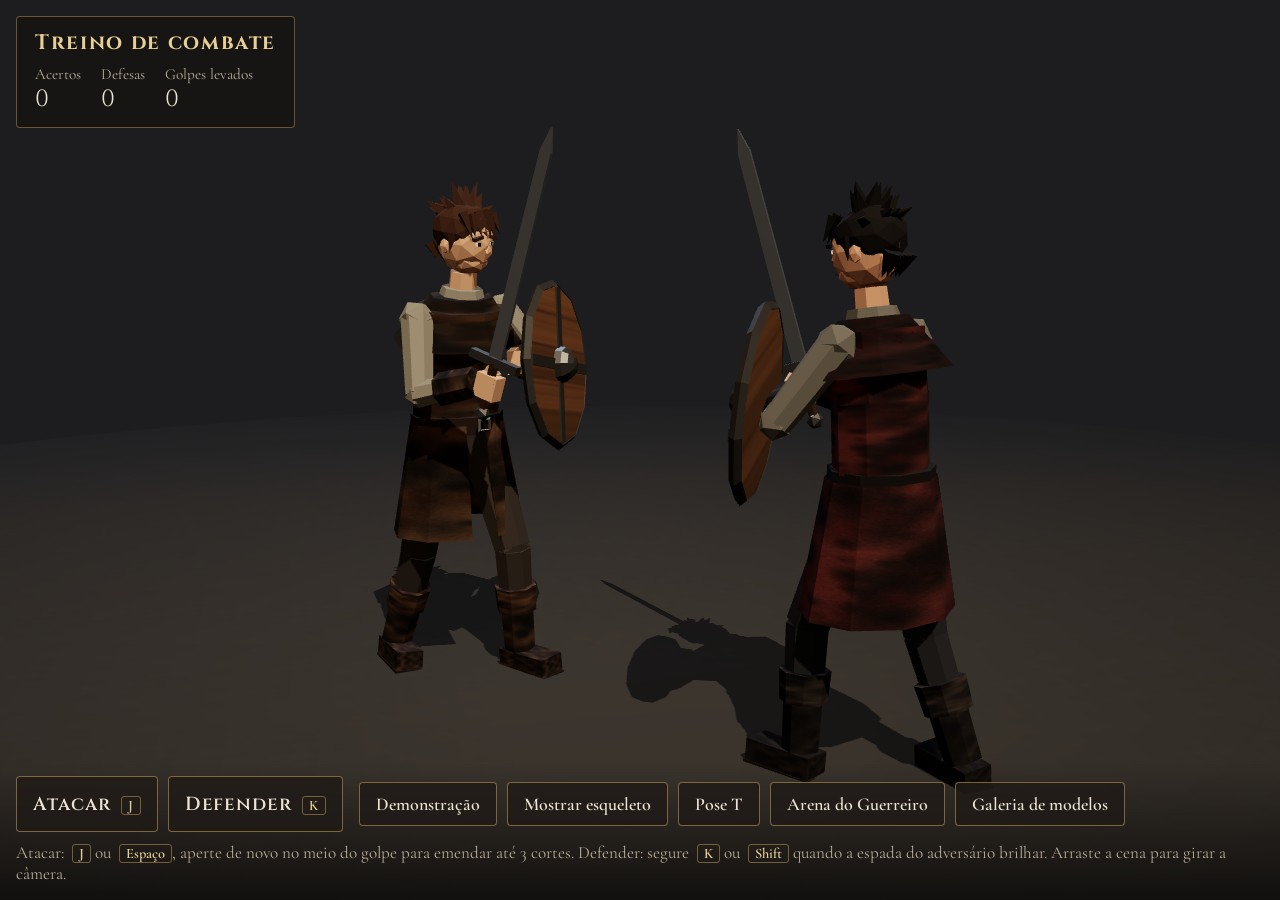
<file: combate-3d/index.html>
<!doctype html>
<html lang="pt-BR">
<head>
  <meta charset="utf-8">
  <meta name="viewport" content="width=device-width, initial-scale=1">
  <title>Treino de combate</title>
  <link rel="preconnect" href="https://fonts.googleapis.com">
  <link href="https://fonts.googleapis.com/css2?family=Cinzel:wght@500;700&family=Cormorant+Garamond:wght@500;600&display=swap" rel="stylesheet">
  <link rel="stylesheet" href="src/styles.css">
  <script type="importmap">
    {
      "imports": {
        "three": "./vendor/three/three.module.js",
        "three/addons/": "./vendor/three/addons/"
      }
    }
  </script>
</head>
<body>
  <canvas id="tela" aria-label="Cena 3D: herói de espada e escudo treinando contra um adversário"></canvas>

  <header class="hud">
    <h1 class="hud__titulo">Treino de combate</h1>
    <dl class="placar">
      <div><dt>Acertos</dt><dd id="p-acertos">0</dd></div>
      <div><dt>Defesas</dt><dd id="p-defesas">0</dd></div>
      <div><dt>Golpes levados</dt><dd id="p-sofridos">0</dd></div>
    </dl>
  </header>

  <div id="aviso" class="aviso" aria-live="polite"></div>

  <footer class="controles">
    <div class="controles__acoes">
      <button id="btn-atacar" class="btn btn--acao" type="button">Atacar <kbd>J</kbd></button>
      <button id="btn-defender" class="btn btn--acao" type="button">Defender <kbd>K</kbd></button>
    </div>
    <div class="controles__opcoes">
      <button id="btn-demo" class="btn" type="button" aria-pressed="false">Demonstração</button>
      <button id="btn-esqueleto" class="btn" type="button" aria-pressed="false">Mostrar esqueleto</button>
      <button id="btn-poseT" class="btn" type="button" aria-pressed="false">Pose T</button>
      <a class="btn btn--link" href="arena.html">Arena do Guerreiro</a>
      <a class="btn btn--link" href="galeria.html">Galeria de modelos</a>
    </div>
    <p class="dica">Atacar: <kbd>J</kbd> ou <kbd>Espaço</kbd>, aperte de novo no meio do golpe para emendar até 3 cortes.
      Defender: segure <kbd>K</kbd> ou <kbd>Shift</kbd> quando a espada do adversário brilhar.
      Arraste a cena para girar a câmera.</p>
  </footer>

  <script type="module" src="src/main.js"></script>
</body>
</html>
</file>
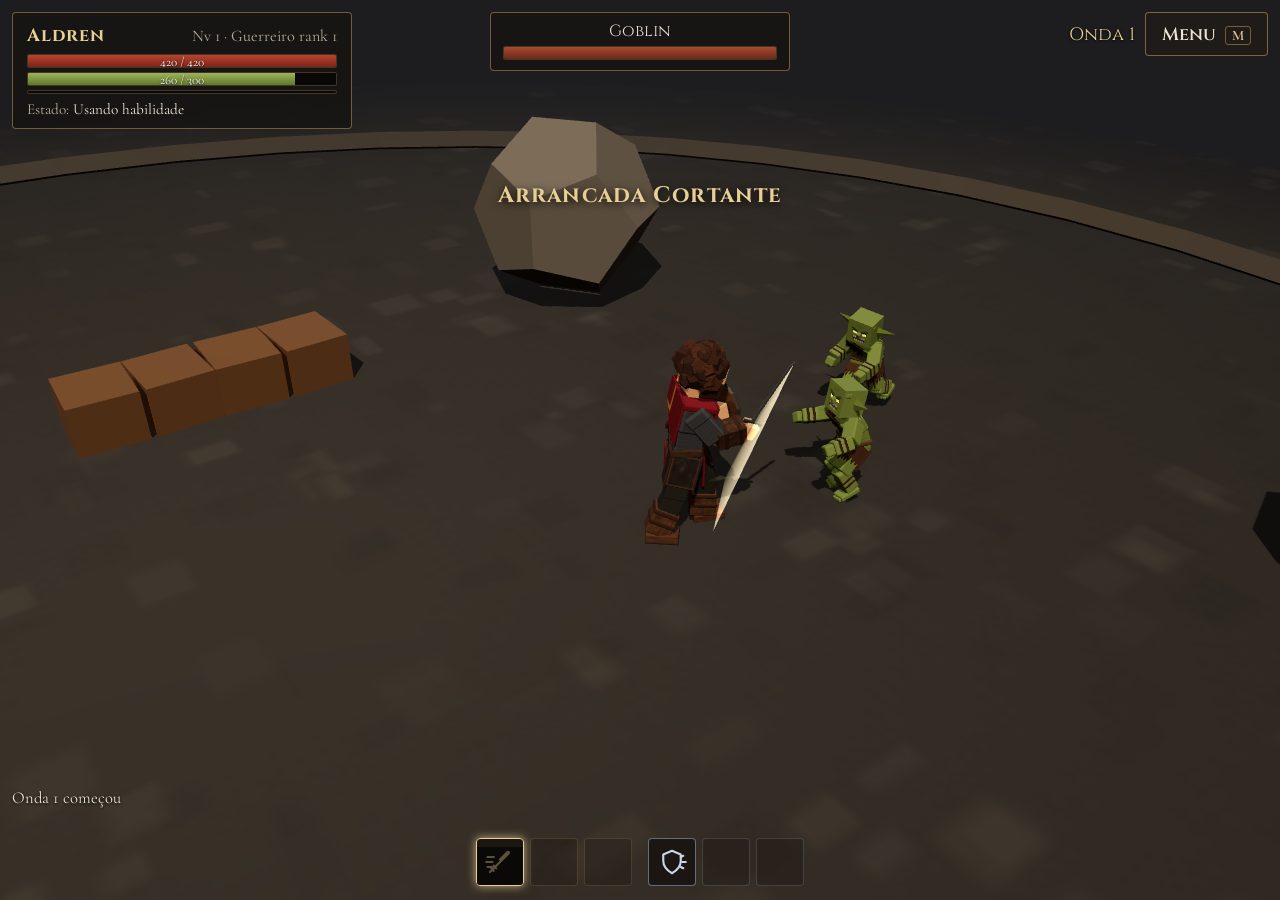
<file: combate-3d/arena.html>
<!doctype html>
<html lang="pt-BR">
<head>
  <meta charset="utf-8">
  <meta name="viewport" content="width=device-width, initial-scale=1">
  <title>Arena do Guerreiro</title>
  <link rel="preconnect" href="https://fonts.googleapis.com">
  <link href="https://fonts.googleapis.com/css2?family=Cinzel:wght@500;700&family=Cormorant+Garamond:wght@500;600&display=swap" rel="stylesheet">
  <link rel="stylesheet" href="src/styles.css">
  <link rel="stylesheet" href="src/arena/arena.css">
  <script type="importmap">
    {
      "imports": {
        "three": "./vendor/three/three.module.js",
        "three/addons/": "./vendor/three/addons/"
      }
    }
  </script>
</head>
<body class="arena">
  <canvas id="tela" aria-label="Arena 3D: o Guerreiro luta sozinho contra monstros"></canvas>
  <div id="camada" class="camada" aria-hidden="true"></div>

  <!-- HUD de combate -->
  <section id="h-painel" class="painel-heroi" aria-label="Situação do Guerreiro">
    <div class="painel-heroi__topo"><b id="h-nome">Guerreiro</b><span id="h-nivel"></span></div>
    <div class="barra barra--vida" title="Vida"><div id="h-vida" class="barra__fill"></div><span id="h-vida-txt" class="barra__txt"></span></div>
    <div class="barra barra--stamina" title="Stamina"><div id="h-stamina" class="barra__fill"></div><span id="h-stamina-txt" class="barra__txt"></span></div>
    <div class="barra barra--xp" title="Experiência"><div id="h-xp" class="barra__fill"></div></div>
    <p class="painel-heroi__estado">Estado: <span id="h-estado">-</span></p>
  </section>

  <section id="h-alvo" class="painel-alvo" aria-label="Alvo atual" hidden>
    <span id="h-alvo-nome"></span>
    <div class="barra barra--alvo"><div id="h-alvo-vida" class="barra__fill"></div></div>
  </section>

  <div class="topo-direita">
    <span id="h-onda" class="onda">Onda 1</span>
    <button id="btn-menu" class="btn btn--menu" type="button">Menu <kbd>M</kbd></button>
  </div>

  <div id="h-aviso" class="aviso-arena" aria-live="polite"></div>
  <div id="h-perfeito" class="indicador-perfeito" aria-hidden="true">Defesa perfeita</div>
  <ul id="h-log" class="log-combate" aria-live="polite"></ul>
  <div id="h-habs" class="barra-habs" aria-label="Habilidades equipadas"></div>

  <!-- Menu -->
  <div id="menu" class="menu-arena" hidden>
    <nav id="menu-nav" class="menu-nav" aria-label="Menu principal"></nav>
    <section id="menu-conteudo" class="menu-conteudo" aria-live="polite"></section>
    <button id="menu-fechar" class="btn menu-fechar" type="button" aria-label="Fechar menu">Voltar ao combate</button>
  </div>

  <script type="module" src="src/arena/arena.js"></script>
</body>
</html>
</file>
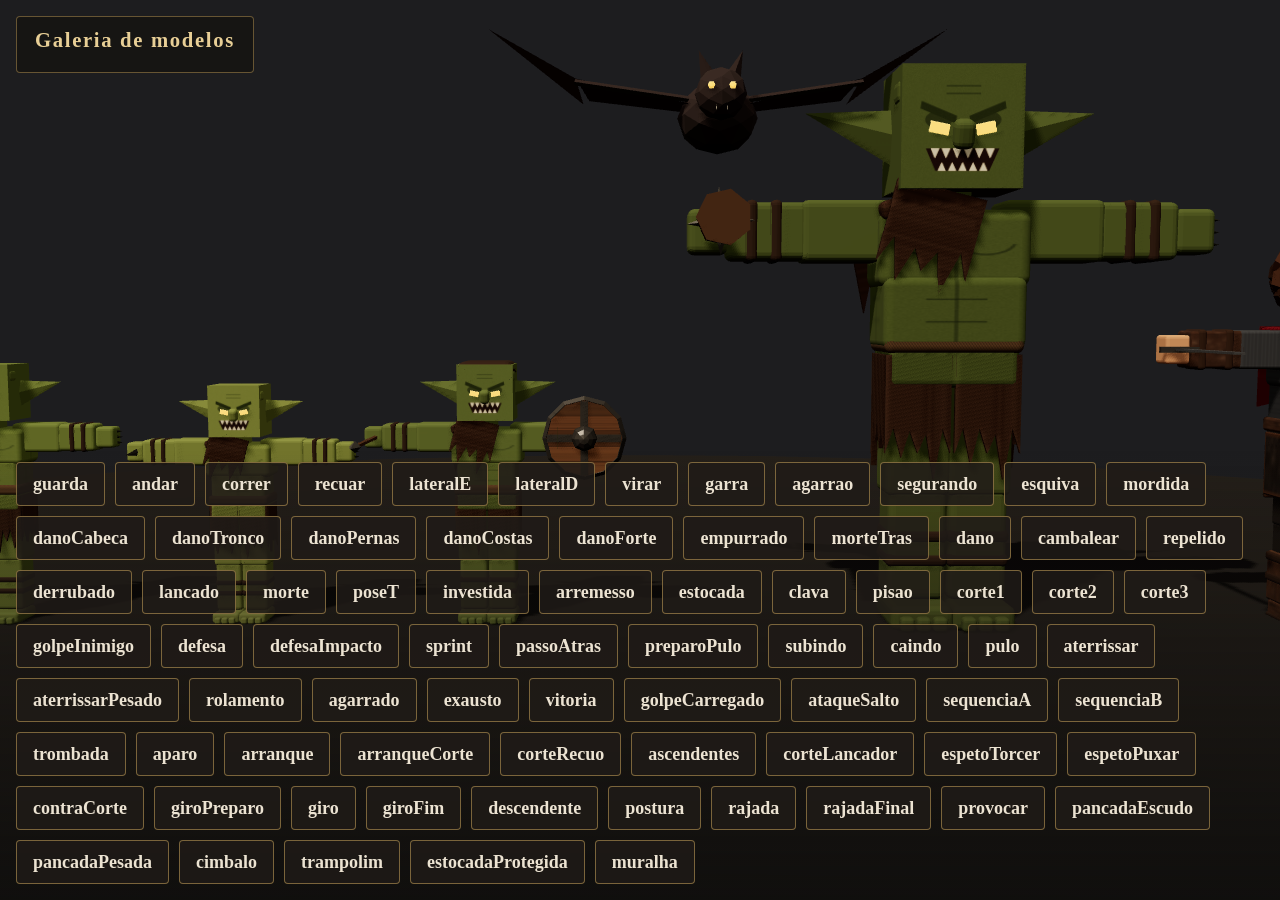
<file: combate-3d/galeria.html>
<!doctype html>
<html lang="pt-BR">
<head>
  <meta charset="utf-8">
  <meta name="viewport" content="width=device-width, initial-scale=1">
  <title>Galeria de modelos</title>
  <link rel="stylesheet" href="src/styles.css">
  <script type="importmap">
    { "imports": { "three": "./vendor/three/three.module.js", "three/addons/": "./vendor/three/addons/" } }
  </script>
</head>
<body>
  <canvas id="tela" aria-label="Galeria dos modelos 3D"></canvas>
  <header class="hud"><h1 class="hud__titulo">Galeria de modelos</h1></header>
  <footer class="controles">
    <div class="controles__opcoes" id="botoes"></div>
  </footer>
  <script type="module" src="src/arena/galeria.js"></script>
</body>
</html>
</file>
<file: combate-3d/src/styles.css>
:root {
  --fundo: #1d1d1f;
  --painel: rgba(20, 18, 16, 0.72);
  --ouro: #c9a45c;
  --ouro-claro: #e8cf96;
  --texto: #ece3d2;
  --texto-suave: #b9ad98;
  --bom: #f1d27a;
  --ruim: #ff7a5c;
  --fonte-titulo: 'Cinzel', Georgia, serif;
  --fonte-texto: 'Cormorant Garamond', Georgia, serif;
}

* { box-sizing: border-box; }

html, body {
  margin: 0;
  height: 100%;
  background: var(--fundo);
  color: var(--texto);
  font-family: var(--fonte-texto);
  font-size: 18px;
  overflow: hidden;
}

#tela {
  position: fixed;
  inset: 0;
  width: 100%;
  height: 100%;
  display: block;
  touch-action: none;
}

.hud {
  position: fixed;
  top: 16px;
  left: 16px;
  padding: 12px 18px;
  background: var(--painel);
  border: 1px solid rgba(201, 164, 92, 0.45);
  border-radius: 4px;
  pointer-events: none;
}

.hud__titulo {
  margin: 0 0 8px;
  font-family: var(--fonte-titulo);
  font-size: 1.15rem;
  letter-spacing: 0.08em;
  color: var(--ouro-claro);
}

.placar {
  display: flex;
  gap: 20px;
  margin: 0;
}

.placar dt {
  font-size: 0.85rem;
  color: var(--texto-suave);
}

.placar dd {
  margin: 0;
  font-family: var(--fonte-titulo);
  font-size: 1.3rem;
  color: var(--texto);
}

.aviso {
  position: fixed;
  top: 22%;
  left: 50%;
  transform: translate(-50%, 0) scale(0.9);
  font-family: var(--fonte-titulo);
  font-size: 1.8rem;
  letter-spacing: 0.06em;
  text-shadow: 0 2px 8px rgba(0, 0, 0, 0.8);
  opacity: 0;
  pointer-events: none;
  transition: opacity 0.25s, transform 0.25s;
}

.aviso--ativo { opacity: 1; transform: translate(-50%, -8px) scale(1); transition: none; }
.aviso--bom { color: var(--bom); }
.aviso--ruim { color: var(--ruim); }
.aviso--neutro { color: var(--texto-suave); }

.controles {
  position: fixed;
  left: 0;
  right: 0;
  bottom: 0;
  padding: 12px 16px 16px;
  display: flex;
  flex-wrap: wrap;
  align-items: center;
  gap: 10px 16px;
  background: linear-gradient(to top, rgba(15, 14, 13, 0.92), rgba(15, 14, 13, 0));
}

.controles__acoes,
.controles__opcoes {
  display: flex;
  gap: 10px;
  flex-wrap: wrap;
}

.btn {
  min-height: 44px;
  min-width: 44px;
  padding: 8px 16px;
  font: 600 1rem var(--fonte-texto);
  color: var(--texto);
  background: rgba(32, 28, 24, 0.85);
  border: 1px solid rgba(201, 164, 92, 0.55);
  border-radius: 4px;
  cursor: pointer;
  user-select: none;
  -webkit-user-select: none;
  touch-action: none;
}

.btn:hover { border-color: var(--ouro-claro); }
.btn--link { display: inline-flex; align-items: center; text-decoration: none; }
.btn:focus-visible { outline: 2px solid var(--ouro-claro); outline-offset: 2px; }
.btn:active, .btn[aria-pressed='true'] { background: rgba(201, 164, 92, 0.28); border-color: var(--ouro-claro); }

.btn--acao {
  min-width: 140px;
  min-height: 56px;
  font-family: var(--fonte-titulo);
  font-size: 1.05rem;
  letter-spacing: 0.05em;
}

kbd {
  display: inline-block;
  padding: 0 6px;
  margin-left: 4px;
  font: 600 0.8rem var(--fonte-texto);
  color: var(--ouro-claro);
  border: 1px solid rgba(201, 164, 92, 0.5);
  border-radius: 3px;
}

.dica {
  flex: 1 1 320px;
  margin: 0;
  font-size: 0.95rem;
  color: var(--texto-suave);
}

/* Na pose T não há combate: some com os botões de ação e o placar. */
.pose-t .controles__acoes,
.pose-t .placar,
.pose-t .dica { display: none; }

@media (max-width: 640px) {
  html, body { font-size: 16px; }
  .hud { top: 8px; left: 8px; right: 8px; padding: 8px 12px; }
  .placar { gap: 14px; }
  .dica { display: none; }
  .controles__acoes { width: 100%; }
  .btn--acao { flex: 1; }
}
</file>
<file: combate-3d/src/arena/arena.css>
/* Arena: HUD discreta e menu medieval (escuro, molduras douradas, pergaminho sutil). */
.arena { --pergaminho: rgba(28, 24, 20, 0.9); --borda: rgba(201, 164, 92, 0.5); }

.camada { position: fixed; inset: 0; pointer-events: none; overflow: hidden; }
.numero {
  position: absolute; left: 0; top: 0;
  font: 700 1.05rem var(--fonte-titulo);
  text-shadow: 0 1px 3px #000, 0 0 6px #000;
  white-space: nowrap;
}
.numero--dano { color: #f3e7cf; }
.numero--critico { color: #ffc95c; font-size: 1.25rem; }
.numero--bloqueado { color: #a7a29a; font-size: 0.9rem; }
.numero--sofrido { color: #ff7a5c; }
.numero--info { color: var(--ouro-claro); font-size: 0.9rem; }

/* Painel do herói */
.painel-heroi {
  position: fixed; top: 12px; left: 12px; width: min(340px, calc(100vw - 24px));
  padding: 10px 14px; background: var(--painel); border: 1px solid var(--borda); border-radius: 4px;
  pointer-events: none;
}
.painel-heroi__topo { display: flex; justify-content: space-between; align-items: baseline; gap: 8px; margin-bottom: 6px; }
.painel-heroi__topo b { font-family: var(--fonte-titulo); color: var(--ouro-claro); letter-spacing: 0.05em; }
.painel-heroi__topo span { font-size: 0.9rem; color: var(--texto-suave); }
.painel-heroi__estado { margin: 6px 0 0; font-size: 0.85rem; color: var(--texto-suave); }
.painel-heroi__estado span { color: var(--texto); }
.painel-heroi.critico { animation: pulsar 0.9s infinite; }
@keyframes pulsar { 50% { border-color: #ff6a4a; box-shadow: 0 0 14px rgba(255, 80, 50, 0.45); } }

.barra { position: relative; height: 14px; margin: 4px 0; background: rgba(0, 0, 0, 0.55); border: 1px solid rgba(201, 164, 92, 0.3); border-radius: 2px; overflow: hidden; }
.barra__fill { height: 100%; width: 100%; transition: width 0.12s linear; }
.barra__txt { position: absolute; inset: 0; font-size: 0.72rem; line-height: 14px; text-align: center; color: #fff; text-shadow: 0 1px 2px #000; }
.barra--vida .barra__fill { background: linear-gradient(#b8432f, #7d2418); }
.barra--stamina .barra__fill { background: linear-gradient(#9fb35a, #5d7a2a); }
.barra__fill--exausto { background: linear-gradient(#8a7a5a, #5a4d37) !important; }
.barra--xp { height: 4px; }
.barra--xp .barra__fill { background: var(--ouro); }
.barra--alvo .barra__fill { background: linear-gradient(#a8492f, #6a2a1a); }

.painel-alvo {
  position: fixed; top: 12px; left: 50%; transform: translateX(-50%); width: min(300px, 46vw);
  text-align: center; padding: 6px 12px; background: var(--painel); border: 1px solid var(--borda); border-radius: 4px; pointer-events: none;
}
.painel-alvo span { font-family: var(--fonte-titulo); font-size: 0.9rem; color: var(--texto); }

.topo-direita { position: fixed; top: 12px; right: 12px; display: flex; gap: 10px; align-items: center; }
.onda { font-family: var(--fonte-titulo); color: var(--ouro-claro); text-shadow: 0 1px 3px #000; }
.btn--menu { font-family: var(--fonte-titulo); }

.aviso-arena {
  position: fixed; top: 20%; left: 50%; transform: translate(-50%, 6px);
  font: 700 1.5rem var(--fonte-titulo); letter-spacing: 0.05em; text-shadow: 0 2px 8px #000;
  opacity: 0; transition: opacity 0.3s, transform 0.3s; pointer-events: none; text-align: center; max-width: 90vw;
}
.aviso-arena--ativo { opacity: 1; transform: translate(-50%, 0); }
.aviso-arena--hab { color: var(--ouro-claro); font-size: 1.25rem; }
.aviso-arena--bom { color: #f1d27a; }
.aviso-arena--ruim { color: #ff8a6a; }
.aviso-arena--info { color: var(--texto); }

.indicador-perfeito {
  position: fixed; top: 30%; left: 50%; transform: translate(-50%, 0) scale(0.8);
  font: 700 1.6rem var(--fonte-titulo); color: #fff4d0; letter-spacing: 0.12em;
  text-shadow: 0 0 12px rgba(255, 220, 140, 0.9), 0 2px 6px #000; opacity: 0; pointer-events: none;
}
.indicador-perfeito.ativo { animation: perfeito 0.9s ease-out; }
@keyframes perfeito { 0% { opacity: 1; transform: translate(-50%, 0) scale(1.15); } 100% { opacity: 0; transform: translate(-50%, -14px) scale(1); } }

.log-combate { position: fixed; left: 12px; bottom: 92px; margin: 0; padding: 0; list-style: none; font-size: 0.92rem; color: var(--texto-suave); text-shadow: 0 1px 3px #000; pointer-events: none; }
.log-combate li:first-child { color: var(--texto); }

.barra-habs { position: fixed; left: 50%; bottom: 14px; transform: translateX(-50%); display: flex; gap: 6px; pointer-events: none; }
.hab {
  position: relative; width: 48px; height: 48px; display: grid; place-items: center;
  background: rgba(24, 20, 17, 0.88); border: 1px solid var(--borda); border-radius: 4px; color: var(--ouro-claro); overflow: hidden;
}
.hab svg { width: 30px; height: 30px; }
.hab--escudo { border-color: rgba(159, 180, 214, 0.55); color: #c9d6ea; }
.hab:nth-child(3) { margin-right: 10px; }
.hab--vazia { opacity: 0.35; }
.hab--sem-stamina { opacity: 0.45; }
.hab--usando { box-shadow: 0 0 10px rgba(232, 207, 150, 0.8); border-color: var(--ouro-claro); }
.hab__recarga { position: absolute; left: 0; right: 0; bottom: 0; background: rgba(0, 0, 0, 0.6); }

/* Menu */
.menu-aberto .painel-alvo, .menu-aberto .barra-habs, .menu-aberto .log-combate, .menu-aberto .aviso-arena { display: none; }
.menu-arena {
  position: fixed; inset: 0; display: grid; grid-template-columns: 230px minmax(0, 560px); justify-content: end; gap: 0;
  background: linear-gradient(90deg, rgba(10, 9, 8, 0) 0%, rgba(10, 9, 8, 0.15) 35%, rgba(10, 9, 8, 0.85) 60%);
}
.menu-arena[hidden] { display: none; }
.menu-nav {
  display: flex; flex-direction: column; gap: 4px; padding: 80px 10px 20px; align-self: start;
}
.menu-nav__item {
  min-height: 44px; padding: 8px 14px; text-align: left; font: 600 1.05rem var(--fonte-titulo); letter-spacing: 0.04em;
  color: var(--texto); background: rgba(24, 20, 17, 0.85); border: 1px solid rgba(201, 164, 92, 0.25); border-radius: 3px; cursor: pointer;
}
.menu-nav__item:hover, .menu-nav__item:focus-visible { border-color: var(--ouro-claro); outline: none; }
.menu-nav__item[aria-current='page'] { color: #1c160f; background: linear-gradient(#e8cf96, #b58f4c); border-color: var(--ouro-claro); }
.menu-conteudo {
  height: 100vh; overflow-y: auto; padding: 24px 24px 90px;
  background:
    radial-gradient(ellipse at top, rgba(201, 164, 92, 0.07), transparent 60%),
    repeating-linear-gradient(0deg, rgba(255, 255, 255, 0.012) 0 2px, transparent 2px 4px),
    var(--pergaminho);
  border-left: 1px solid var(--borda); box-shadow: -10px 0 30px rgba(0, 0, 0, 0.5);
}
.menu-fechar { position: fixed; right: 16px; bottom: 16px; display: none; } /* no computador, "Continuar" já fecha */
.menu-titulo { margin: 0 0 4px; font-family: var(--fonte-titulo); color: var(--ouro-claro); letter-spacing: 0.06em; border-bottom: 1px solid var(--borda); padding-bottom: 6px; }
.menu-titulo--menor { font-size: 1.05rem; margin-top: 22px; }
.menu-sub { margin: 6px 0 14px; color: var(--texto-suave); }
.menu-dica { color: var(--texto-suave); font-style: italic; font-size: 0.95rem; }
.stat-barra { display: grid; grid-template-columns: 70px 1fr 110px; align-items: center; gap: 8px; margin: 4px 0; font-size: 0.95rem; }
.stat-barra b { text-align: right; font-weight: 600; }
.stat-barra--vida .barra__fill { background: linear-gradient(#b8432f, #7d2418); }
.stat-barra--stamina .barra__fill { background: linear-gradient(#9fb35a, #5d7a2a); }
.stat-barra--xp .barra__fill { background: var(--ouro); }
.atributos { display: grid; grid-template-columns: 1fr 1fr; gap: 8px; margin: 16px 0; }
.atributos div { display: grid; grid-template-columns: 26px 1fr auto; align-items: center; gap: 8px; padding: 8px 10px; background: rgba(0, 0, 0, 0.25); border: 1px solid rgba(201, 164, 92, 0.18); border-radius: 3px; }
.atributos svg { width: 22px; height: 22px; color: var(--ouro); }
.atributos dt { color: var(--texto-suave); font-size: 0.92rem; }
.atributos dd { margin: 0; font-family: var(--fonte-titulo); }

.slots-equip { display: grid; grid-template-columns: repeat(4, 1fr); gap: 6px; margin: 12px 0; }
.slot-equip { min-height: 56px; padding: 6px 8px; text-align: left; color: var(--texto); background: rgba(0, 0, 0, 0.3); border: 1px solid rgba(201, 164, 92, 0.25); border-radius: 3px; cursor: pointer; font: inherit; }
.slot-equip small { display: block; color: var(--texto-suave); font-size: 0.78rem; }
.slot-equip span { font-size: 0.92rem; }
.slot-equip--sel { border-color: var(--ouro-claro); box-shadow: inset 0 0 0 1px var(--ouro-claro); }
.lista-itens { display: flex; flex-direction: column; gap: 6px; }
.item { display: flex; justify-content: space-between; gap: 10px; align-items: center; padding: 10px 12px; background: rgba(0, 0, 0, 0.25); border: 1px solid rgba(201, 164, 92, 0.18); border-radius: 3px; }
.item p { margin: 4px 0 0; font-size: 0.92rem; color: var(--texto-suave); }
.item small { color: var(--texto-suave); }
.item--equipado { border-color: var(--ouro); background: rgba(201, 164, 92, 0.1); }
.item__acoes { display: flex; gap: 6px; flex-shrink: 0; margin-top: 8px; }
.item__acoes--wrap { flex-wrap: wrap; }
.mais { color: #a9d277; margin-right: 6px; }
.menos { color: #ff8a6a; margin-right: 6px; }
.btn--ouro { border-color: var(--ouro-claro); color: var(--ouro-claro); }
.btn--perigo { border-color: #ff6a4a; color: #ffb4a0; }
.btn--mini { min-width: 44px; padding: 4px; }
.btn:disabled { opacity: 0.45; cursor: not-allowed; }

.abas { display: flex; gap: 4px; margin: 6px 0 12px; }
.aba { flex: 1; min-height: 44px; font: 600 1rem var(--fonte-titulo); color: var(--texto-suave); background: rgba(0, 0, 0, 0.3); border: 1px solid rgba(201, 164, 92, 0.25); border-radius: 3px 3px 0 0; cursor: pointer; }
.aba[aria-selected='true'] { color: var(--ouro-claro); border-color: var(--ouro-claro); background: rgba(201, 164, 92, 0.12); }
.slots-hab { display: flex; gap: 6px; flex-wrap: wrap; margin-bottom: 12px; align-items: center; }
.slot-hab { display: flex; align-items: center; gap: 6px; min-height: 44px; padding: 4px 10px; color: var(--ouro-claro); background: rgba(201, 164, 92, 0.1); border: 1px solid var(--ouro); border-radius: 3px; font: inherit; cursor: pointer; }
.slot-hab svg { width: 22px; height: 22px; }
.slot-hab span { color: var(--texto); font-size: 0.92rem; }
.slot-hab--vazio { border-style: dashed; background: none; }
.grade-hab { display: grid; grid-template-columns: repeat(auto-fill, minmax(150px, 1fr)); gap: 6px; }
.card-hab { display: grid; grid-template-columns: 30px 1fr; grid-template-rows: auto auto auto; column-gap: 8px; text-align: left; min-height: 72px; padding: 8px; color: var(--texto); background: rgba(0, 0, 0, 0.28); border: 1px solid rgba(201, 164, 92, 0.2); border-radius: 3px; font: inherit; cursor: pointer; }
.card-hab svg { grid-row: 1 / 4; width: 28px; height: 28px; color: var(--ouro); }
.card-hab__nome { font-weight: 600; line-height: 1.1; }
.card-hab small { color: var(--texto-suave); font-size: 0.78rem; }
.card-hab em { font-size: 0.8rem; font-style: normal; color: var(--texto-suave); }
.card-hab--bloqueada { opacity: 0.55; }
.card-hab--disponivel em { color: #f1d27a; }
.card-hab--aprendida em { color: #a9d277; }
.card-hab--equipada { border-color: var(--ouro); background: rgba(201, 164, 92, 0.12); }
.card-hab--equipada em { color: var(--ouro-claro); }
.card-hab--sel { box-shadow: inset 0 0 0 2px var(--ouro-claro); }
.detalhe-hab { margin-top: 14px; padding: 12px 14px; background: rgba(0, 0, 0, 0.3); border: 1px solid var(--borda); border-radius: 3px; }
.detalhe-hab h3 { display: flex; align-items: center; gap: 8px; margin: 0 0 6px; font-family: var(--fonte-titulo); color: var(--ouro-claro); }
.detalhe-hab h3 svg { width: 26px; height: 26px; }
.detalhe-hab h3 small { font-family: var(--fonte-texto); color: var(--texto-suave); font-size: 0.85rem; }
.ficha { display: grid; grid-template-columns: 1fr 1fr; gap: 4px 14px; margin: 10px 0; font-size: 0.92rem; }
.ficha div { display: flex; justify-content: space-between; border-bottom: 1px dotted rgba(201, 164, 92, 0.2); }
.ficha dt { color: var(--texto-suave); }
.ficha dd { margin: 0; text-align: right; }
.aviso-req { color: #ff9a7a; }

.perfis { display: grid; grid-template-columns: 1fr 1fr; gap: 6px; margin-bottom: 14px; }
.perfil { min-height: 64px; padding: 8px 10px; text-align: left; color: var(--texto); background: rgba(0, 0, 0, 0.28); border: 1px solid rgba(201, 164, 92, 0.25); border-radius: 3px; font: inherit; cursor: pointer; }
.perfil b { display: block; font-family: var(--fonte-titulo); color: var(--ouro-claro); }
.perfil small { color: var(--texto-suave); font-size: 0.85rem; }
.perfil--sel { border-color: var(--ouro-claro); background: rgba(201, 164, 92, 0.14); }
.prefs { display: flex; flex-direction: column; gap: 12px; }
.pref label { display: flex; justify-content: space-between; font-weight: 600; }
.pref input[type='range'] { width: 100%; min-height: 32px; accent-color: #c9a45c; }
.pref select { min-height: 44px; width: 100%; font: inherit; color: var(--texto); background: rgba(0, 0, 0, 0.4); border: 1px solid var(--borda); border-radius: 3px; padding: 0 8px; }
.pref small { color: var(--texto-suave); font-size: 0.85rem; }
.registro-ia { margin: 8px 0; padding-left: 22px; color: var(--texto-suave); font-size: 0.9rem; }

@media (max-width: 760px) {
  .menu-arena { grid-template-columns: 1fr; grid-template-rows: auto 1fr; background: rgba(10, 9, 8, 0.6); }
  .menu-nav { flex-direction: row; overflow-x: auto; padding: 8px; }
  .menu-nav__item { flex-shrink: 0; }
  .menu-fechar { display: inline-block; }
  .menu-conteudo { height: auto; max-height: calc(100vh - 64px); padding: 14px 14px 90px; }
  .slots-equip { grid-template-columns: repeat(2, 1fr); }
  .perfis, .atributos { grid-template-columns: 1fr; }
  .painel-heroi { width: calc(60vw); padding: 6px 8px; }
  .painel-alvo { top: auto; bottom: 74px; }
  .log-combate { display: none; }
  .hab { width: 42px; height: 42px; }
  .topo-direita { flex-direction: column; align-items: end; }
}
</file>
